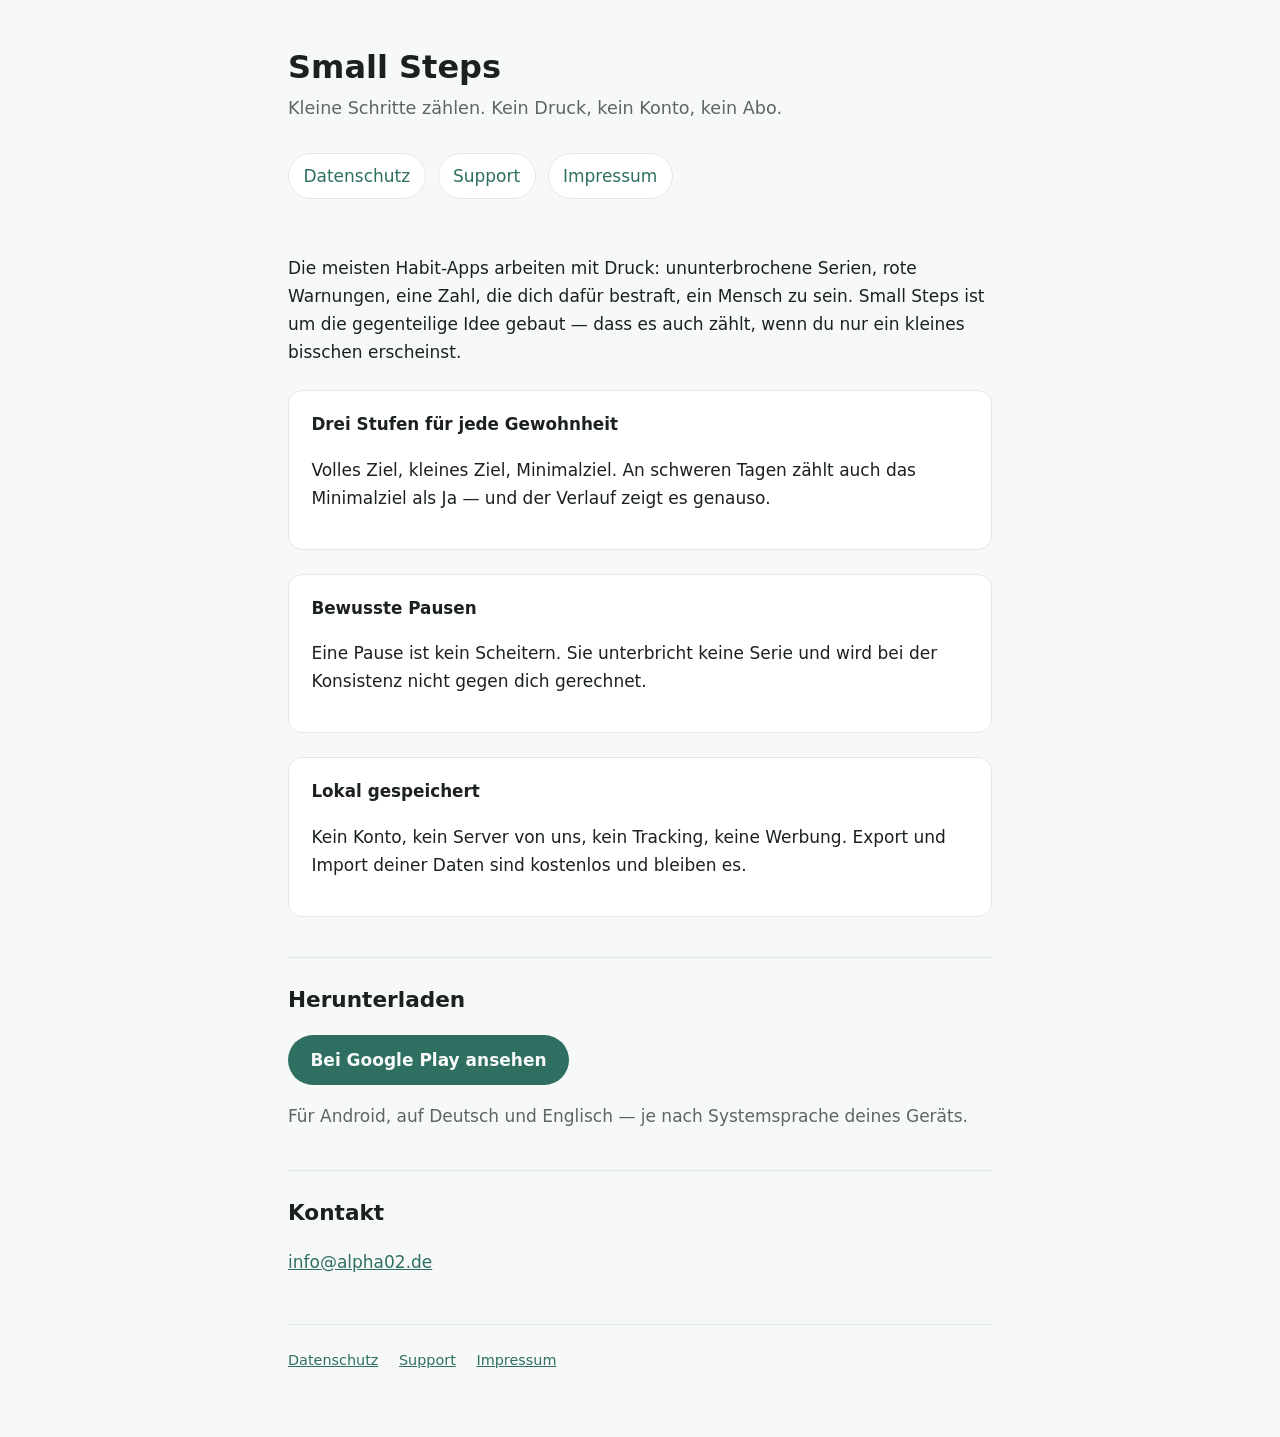
<file: index.html>
<!doctype html>
<html lang="de">
  <head>
    <meta charset="utf-8" />
    <meta name="viewport" content="width=device-width, initial-scale=1" />
    <title>Small Steps – ruhiger Habit-Tracker</title>
    <meta
      name="description"
      content="Small Steps ist ein ruhiger Habit-Tracker: kein Druck, kein Konto, kein Abo."
    />
    <link rel="icon" href="icon.svg" />
    <link rel="stylesheet" href="style.css" />
  </head>
  <body>
    <header>
      <h1>Small Steps</h1>
      <p class="lede">Kleine Schritte zählen. Kein Druck, kein Konto, kein Abo.</p>
      <ul class="nav">
        <li><a href="privacy.html">Datenschutz</a></li>
        <li><a href="support.html">Support</a></li>
        <li><a href="impressum.html">Impressum</a></li>
      </ul>
    </header>

    <main>
      <p>
        Die meisten Habit-Apps arbeiten mit Druck: ununterbrochene Serien, rote Warnungen, eine
        Zahl, die dich dafür bestraft, ein Mensch zu sein. Small Steps ist um die gegenteilige Idee
        gebaut — dass es auch zählt, wenn du nur ein kleines bisschen erscheinst.
      </p>

      <div class="card">
        <h3>Drei Stufen für jede Gewohnheit</h3>
        <p>
          Volles Ziel, kleines Ziel, Minimalziel. An schweren Tagen zählt auch das Minimalziel als
          Ja — und der Verlauf zeigt es genauso.
        </p>
      </div>

      <div class="card">
        <h3>Bewusste Pausen</h3>
        <p>
          Eine Pause ist kein Scheitern. Sie unterbricht keine Serie und wird bei der Konsistenz
          nicht gegen dich gerechnet.
        </p>
      </div>

      <div class="card">
        <h3>Lokal gespeichert</h3>
        <p>
          Kein Konto, kein Server von uns, kein Tracking, keine Werbung. Export und Import deiner
          Daten sind kostenlos und bleiben es.
        </p>
      </div>

      <h2>Herunterladen</h2>
      <p>
        <a
          class="cta"
          href="https://play.google.com/store/apps/details?id=io.github.manuelgutcreate.smallsteps"
          rel="noopener"
          >Bei Google Play ansehen</a
        >
      </p>
      <p class="muted">
        Für Android, auf Deutsch und Englisch — je nach Systemsprache deines Geräts.
      </p>

      <h2>Kontakt</h2>
      <p>
        <a href="mailto:info@alpha02.de">info@alpha02.de</a>
      </p>
    </main>

    <footer>
      <a href="privacy.html">Datenschutz</a>
      <a href="support.html">Support</a>
      <a href="impressum.html">Impressum</a>
    </footer>
  </body>
</html>
</file>
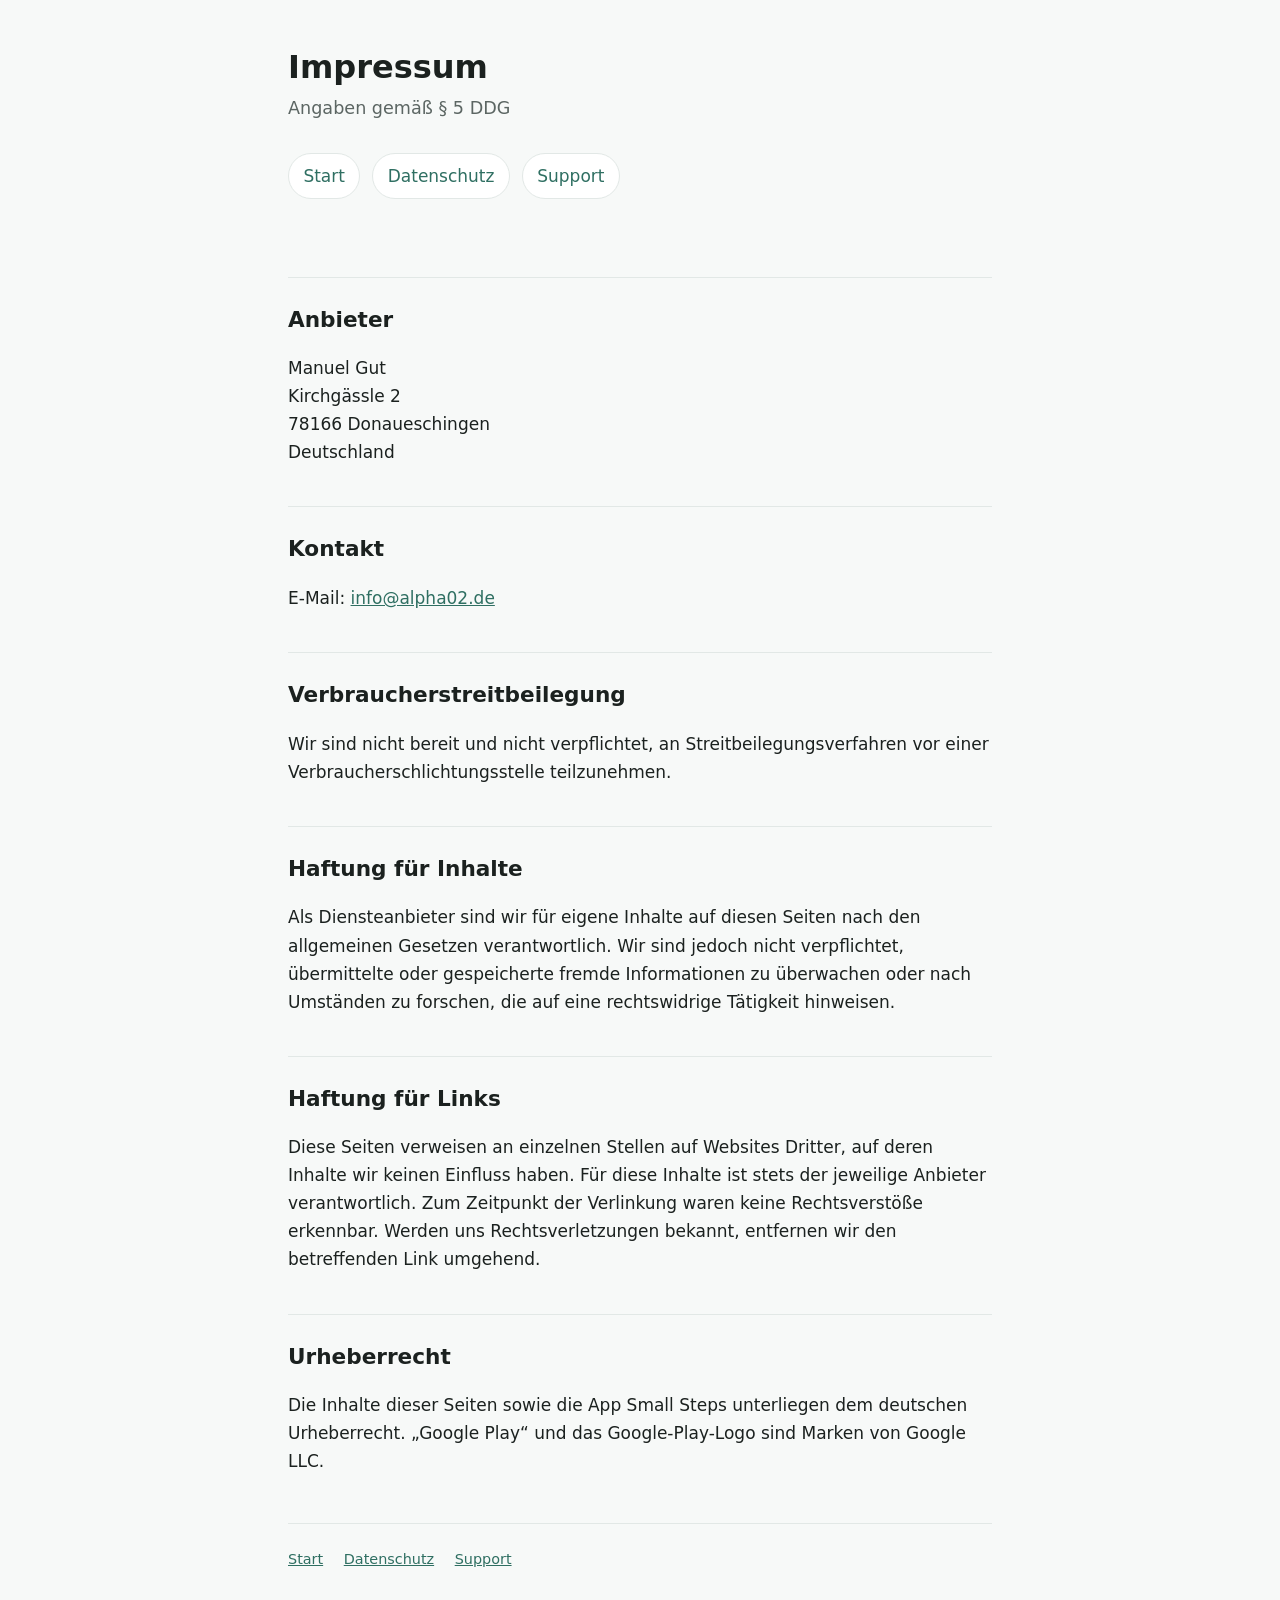
<file: impressum.html>
<!doctype html>
<html lang="de">
  <head>
    <meta charset="utf-8" />
    <meta name="viewport" content="width=device-width, initial-scale=1" />
    <title>Impressum – Small Steps</title>
    <meta name="description" content="Anbieterkennzeichnung für die App Small Steps." />
    <link rel="icon" href="icon.svg" />
    <link rel="stylesheet" href="style.css" />
  </head>
  <body>
    <header>
      <h1>Impressum</h1>
      <p class="lede">Angaben gemäß § 5 DDG</p>
      <ul class="nav">
        <li><a href="index.html">Start</a></li>
        <li><a href="privacy.html">Datenschutz</a></li>
        <li><a href="support.html">Support</a></li>
      </ul>
    </header>

    <main>
      <h2>Anbieter</h2>
      <p>
        Manuel Gut<br />
        Kirchgässle 2<br />
        78166 Donaueschingen<br />
        Deutschland
      </p>

      <h2>Kontakt</h2>
      <p>E-Mail: <a href="mailto:info@alpha02.de">info@alpha02.de</a></p>

      <h2>Verbraucherstreitbeilegung</h2>
      <p>
        Wir sind nicht bereit und nicht verpflichtet, an Streitbeilegungsverfahren vor einer
        Verbraucherschlichtungsstelle teilzunehmen.
      </p>

      <h2>Haftung für Inhalte</h2>
      <p>
        Als Diensteanbieter sind wir für eigene Inhalte auf diesen Seiten nach den allgemeinen
        Gesetzen verantwortlich. Wir sind jedoch nicht verpflichtet, übermittelte oder gespeicherte
        fremde Informationen zu überwachen oder nach Umständen zu forschen, die auf eine
        rechtswidrige Tätigkeit hinweisen.
      </p>

      <h2>Haftung für Links</h2>
      <p>
        Diese Seiten verweisen an einzelnen Stellen auf Websites Dritter, auf deren Inhalte wir
        keinen Einfluss haben. Für diese Inhalte ist stets der jeweilige Anbieter verantwortlich.
        Zum Zeitpunkt der Verlinkung waren keine Rechtsverstöße erkennbar. Werden uns
        Rechtsverletzungen bekannt, entfernen wir den betreffenden Link umgehend.
      </p>

      <h2>Urheberrecht</h2>
      <p>
        Die Inhalte dieser Seiten sowie die App Small Steps unterliegen dem deutschen
        Urheberrecht. „Google Play“ und das Google-Play-Logo sind Marken von Google LLC.
      </p>
    </main>

    <footer>
      <a href="index.html">Start</a>
      <a href="privacy.html">Datenschutz</a>
      <a href="support.html">Support</a>
    </footer>
  </body>
</html>
</file>
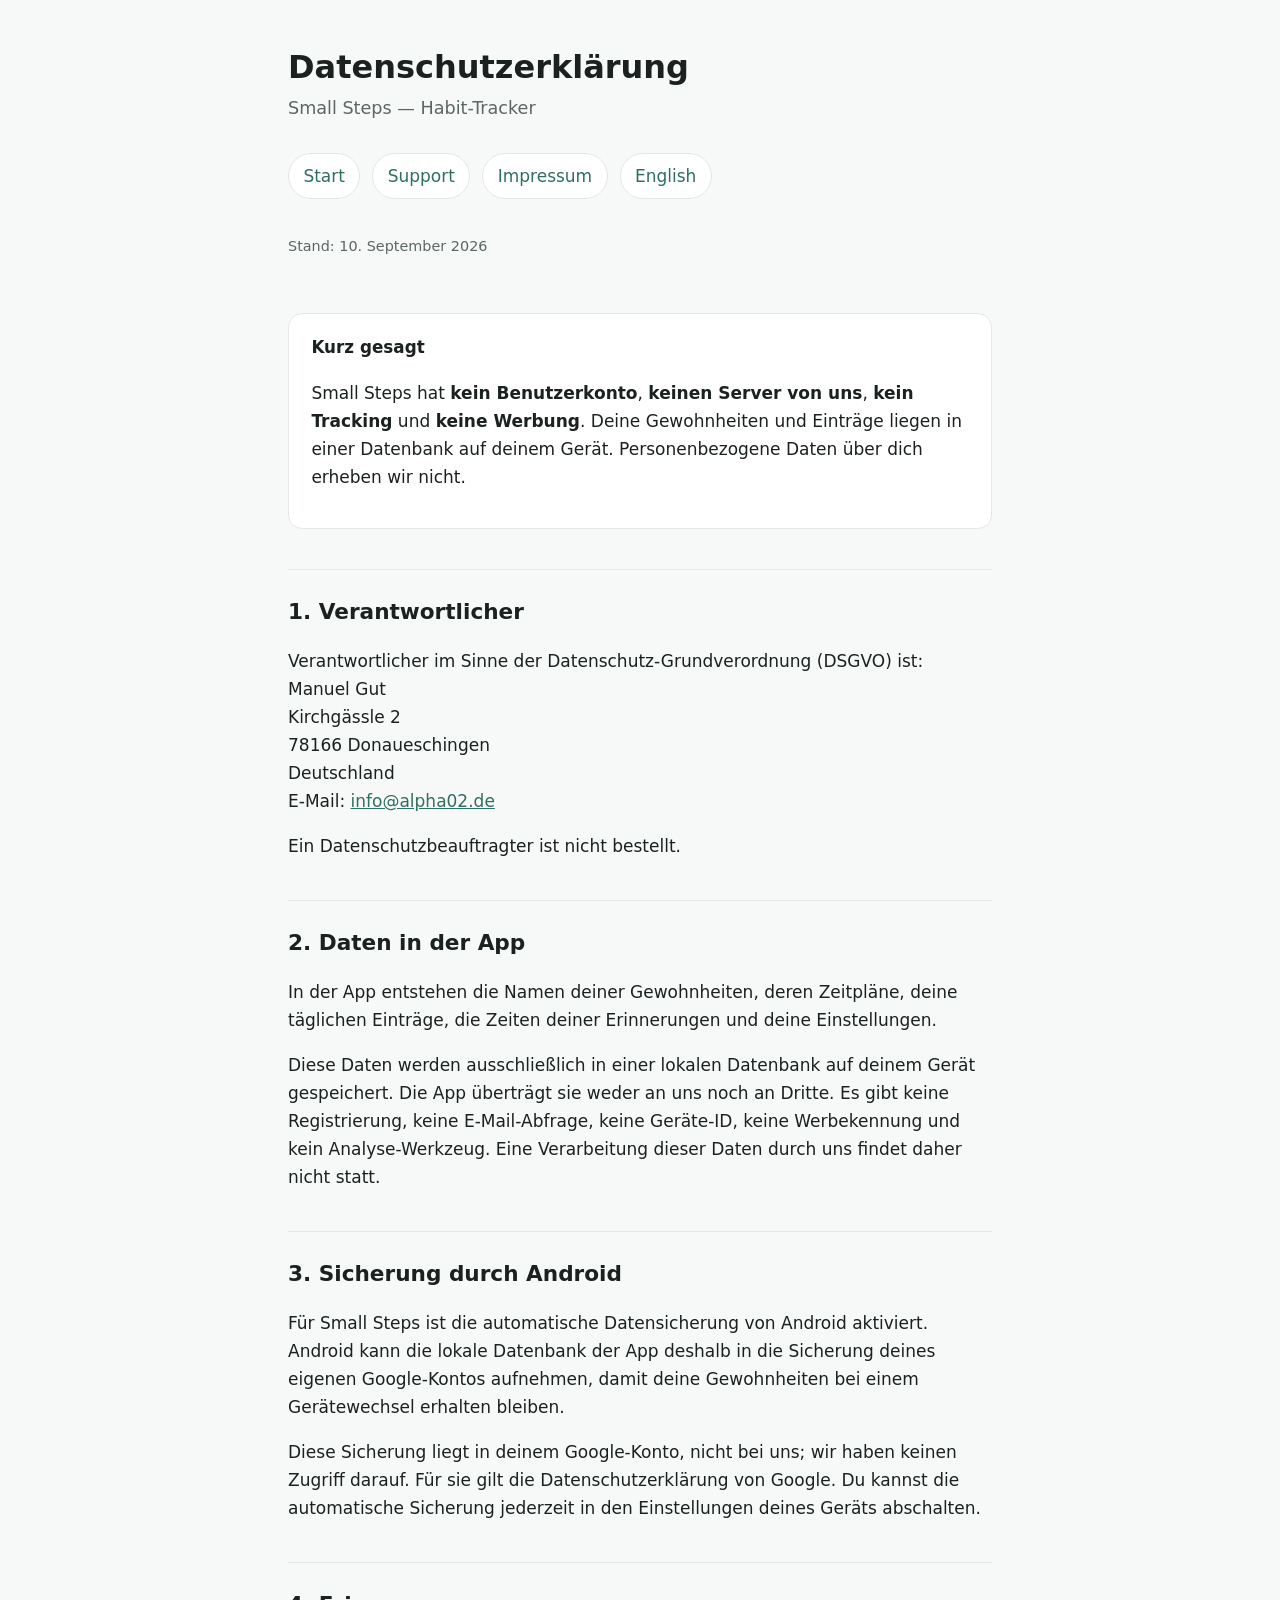
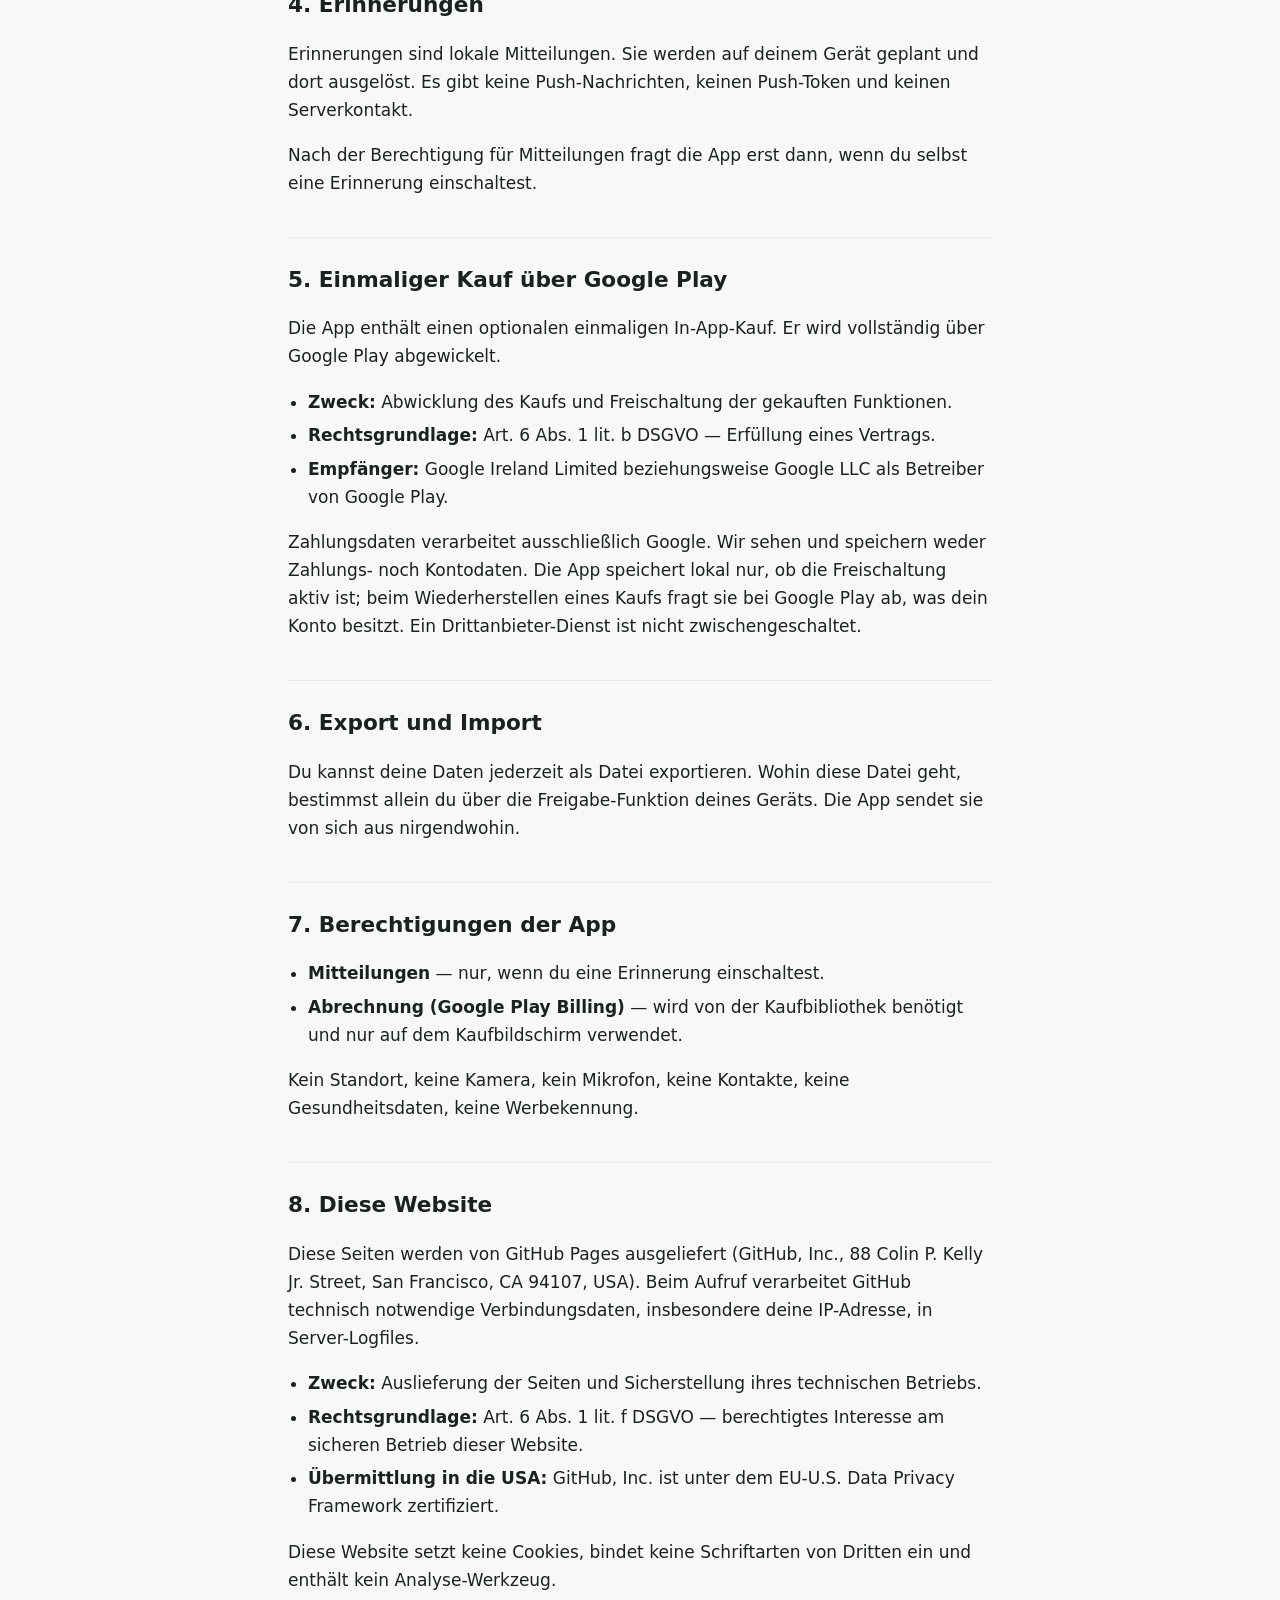
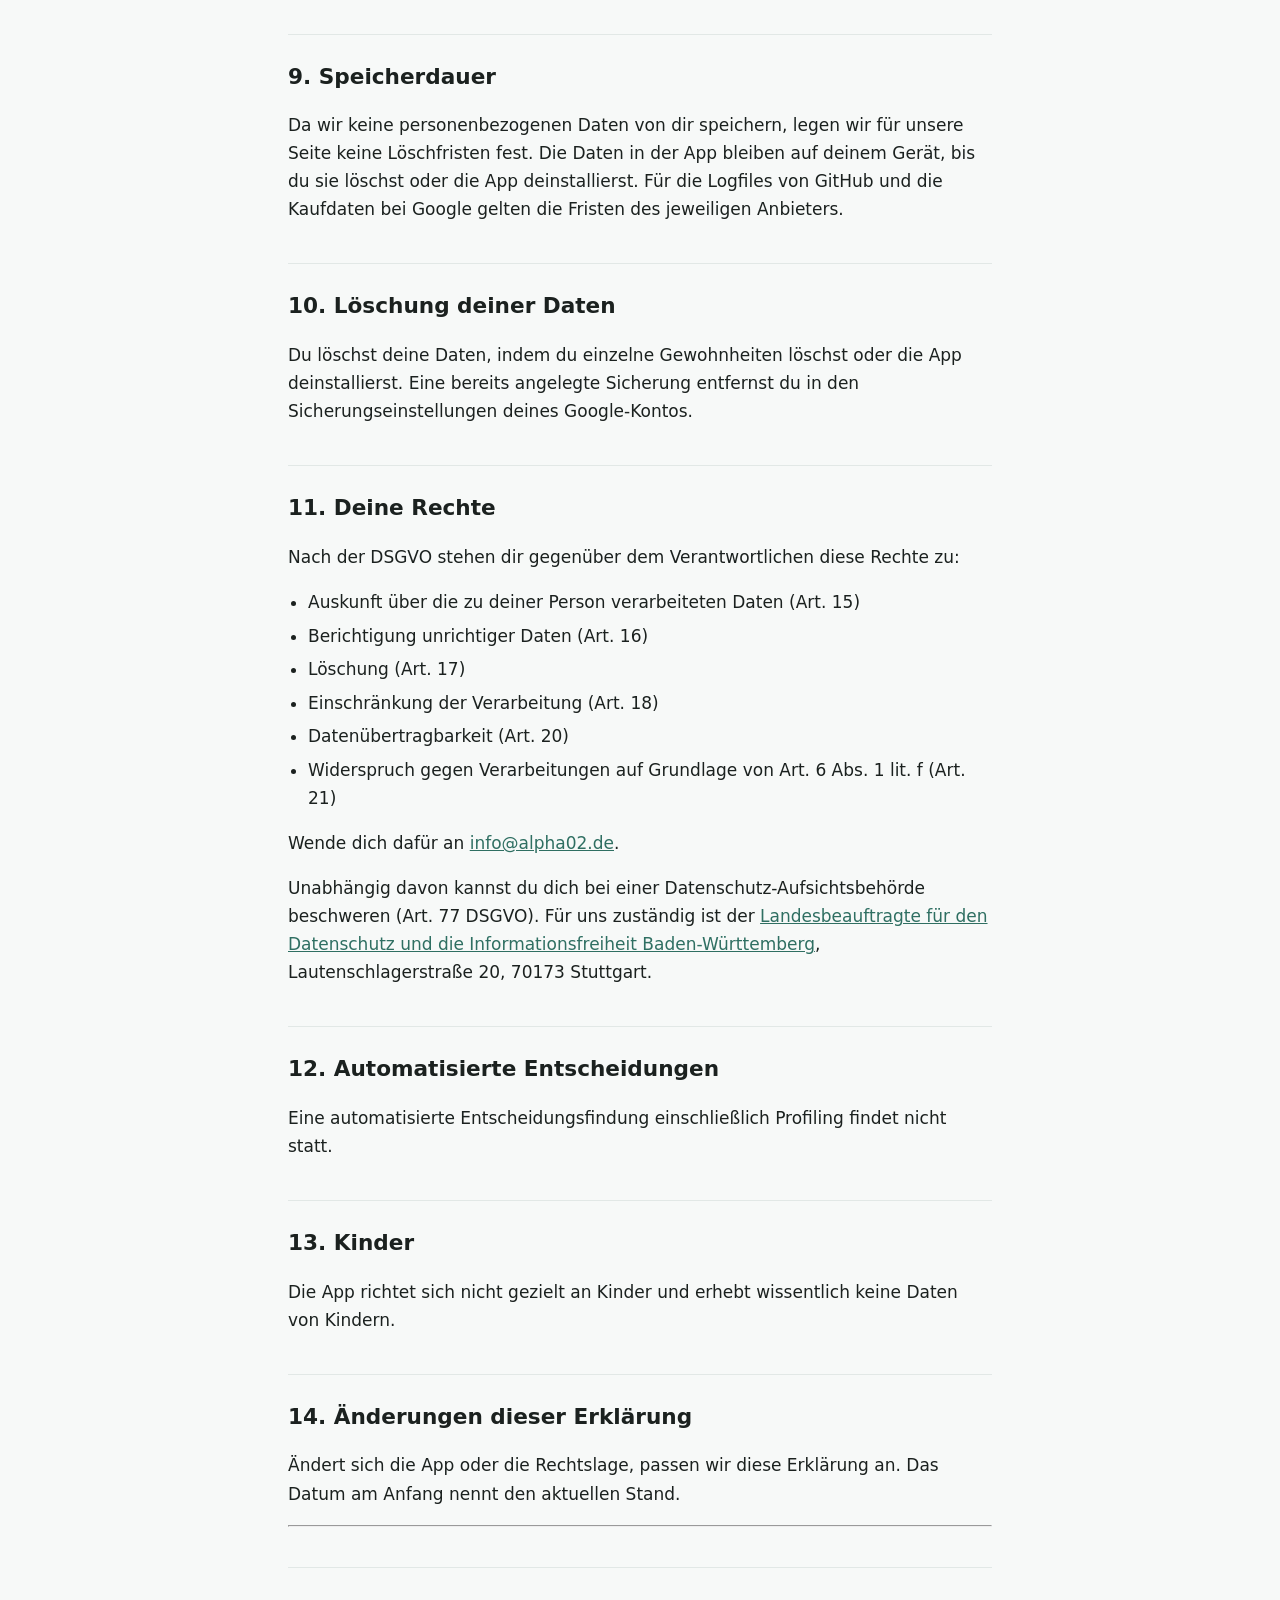
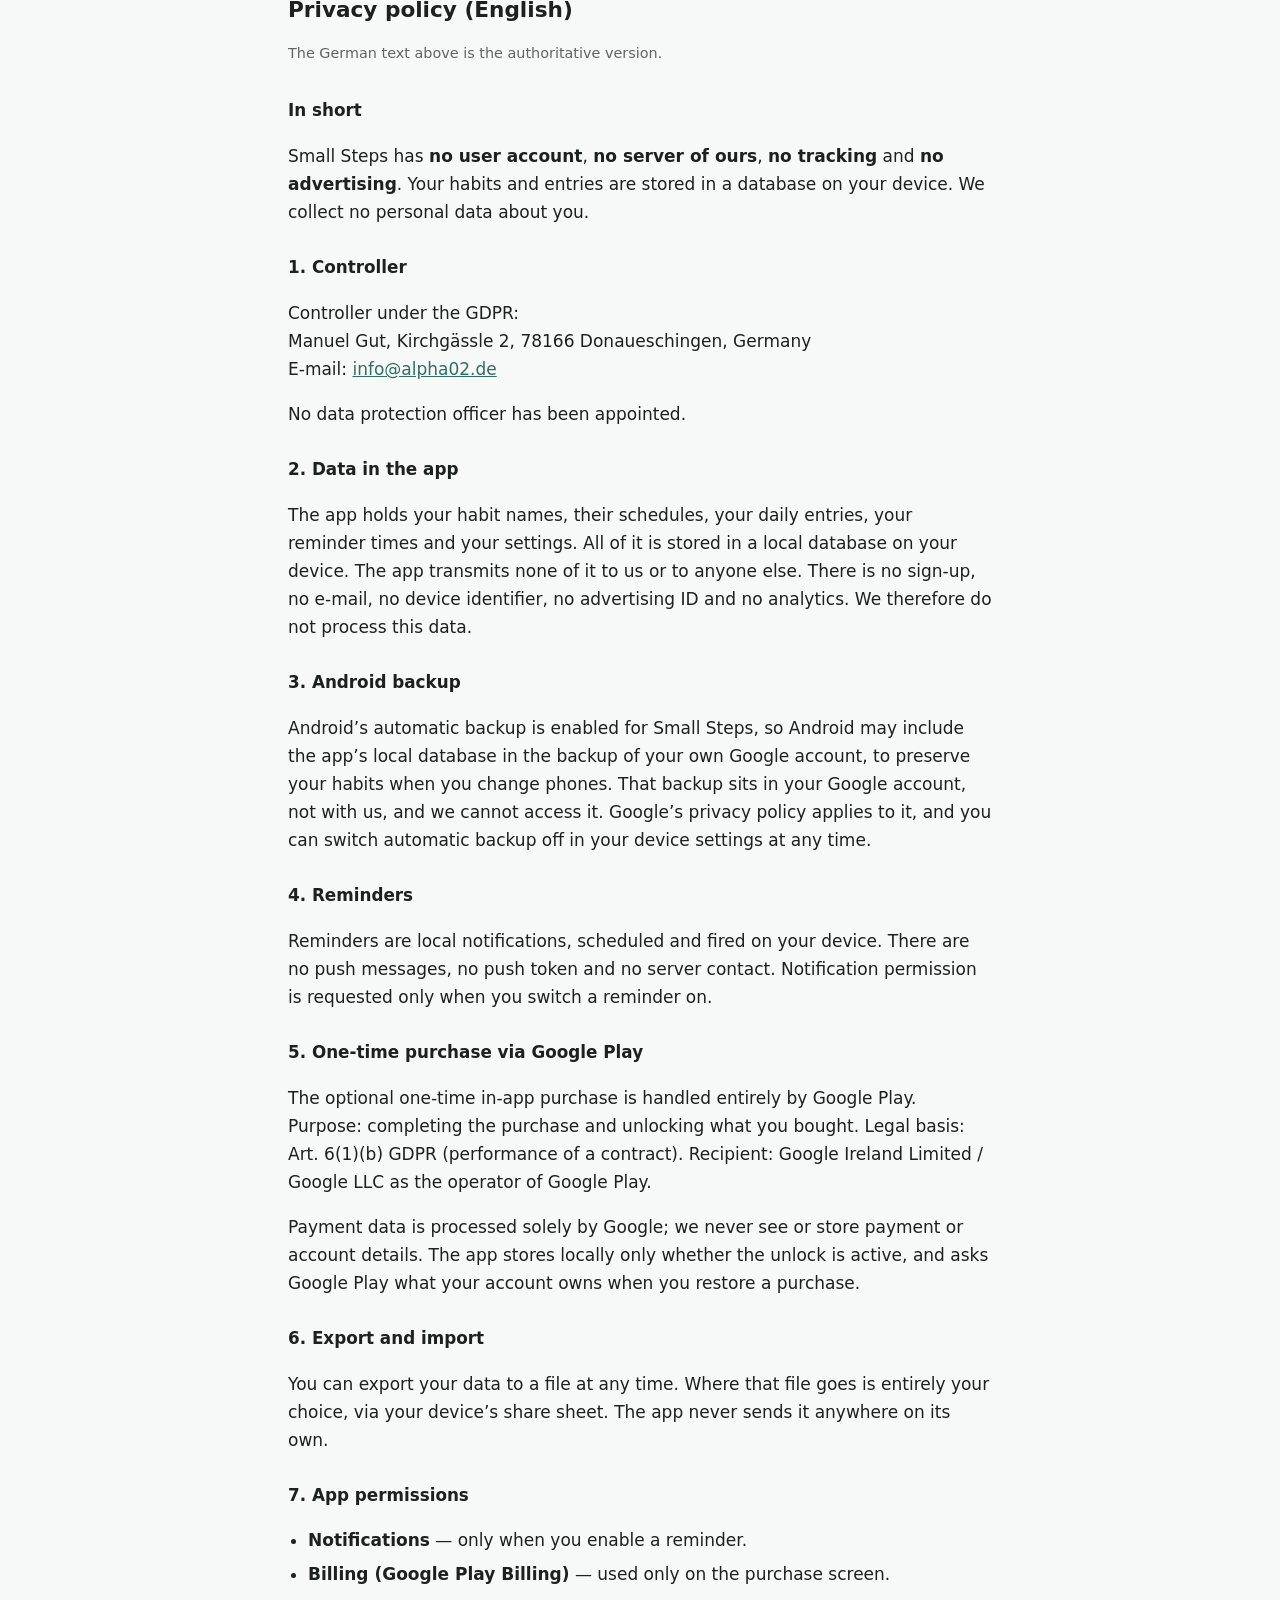
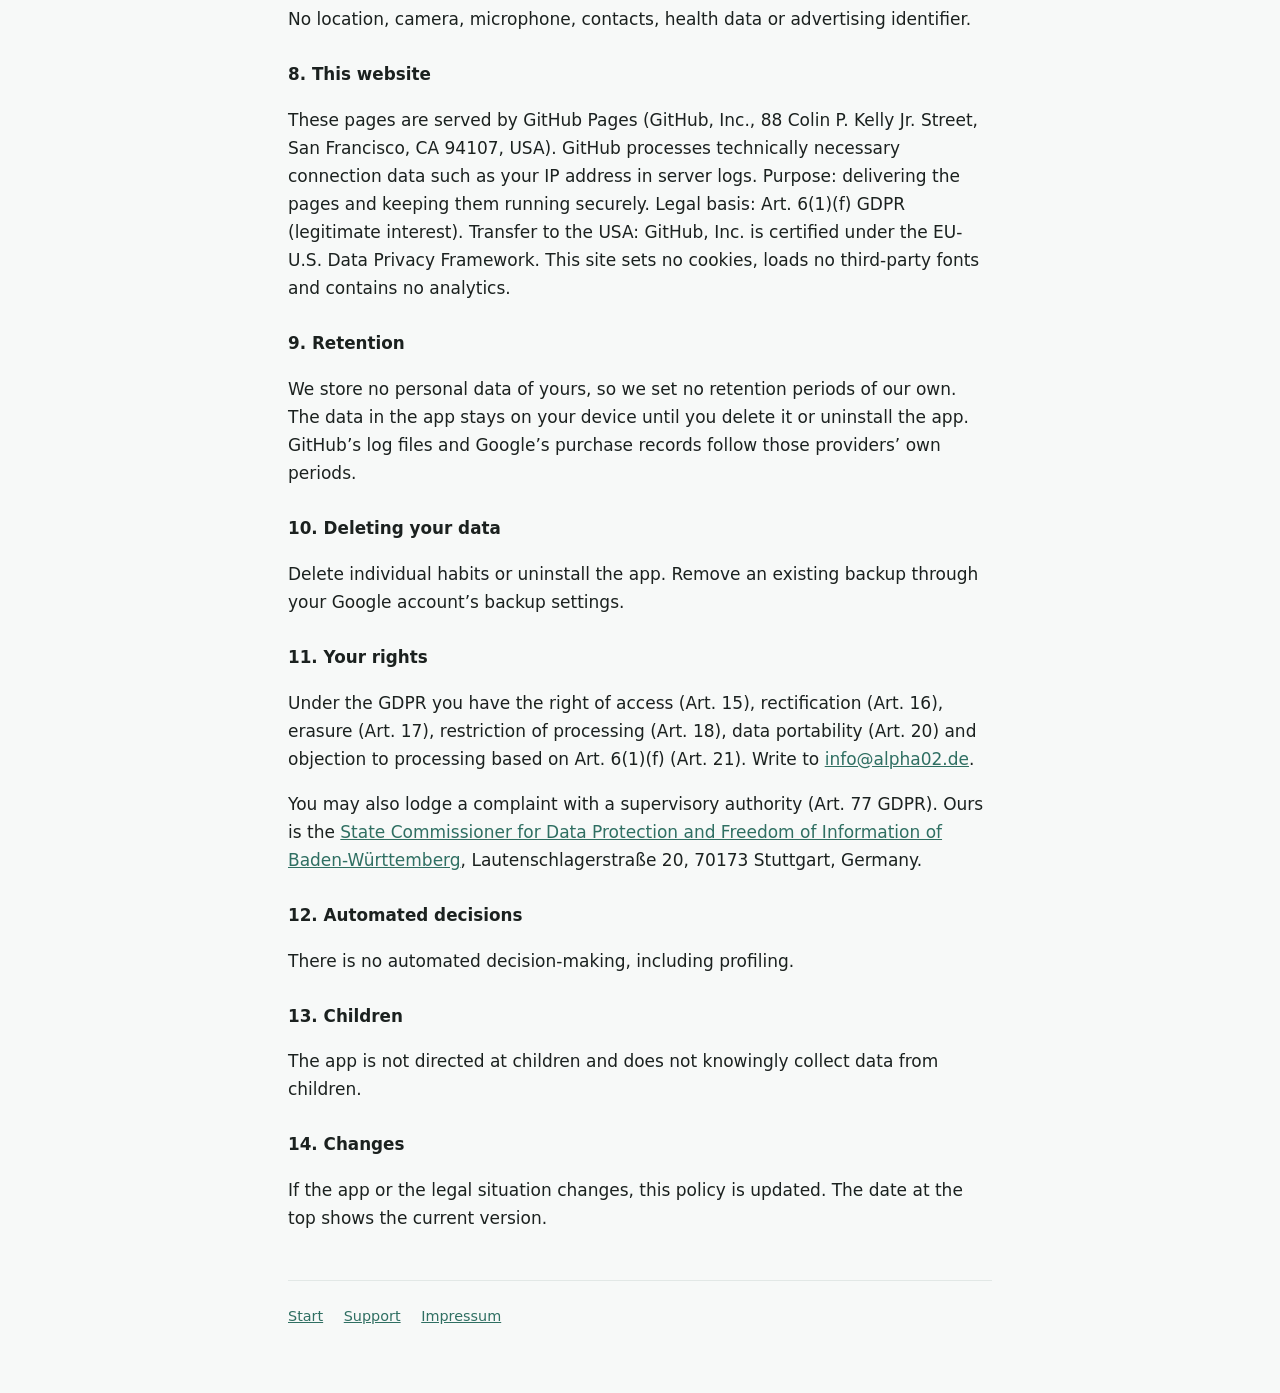
<file: privacy.html>
<!doctype html>
<html lang="de">
  <head>
    <meta charset="utf-8" />
    <meta name="viewport" content="width=device-width, initial-scale=1" />
    <title>Datenschutzerklärung – Small Steps</title>
    <meta
      name="description"
      content="Datenschutzerklärung für die App Small Steps: kein Konto, kein Server, kein Tracking."
    />
    <link rel="icon" href="icon.svg" />
    <link rel="stylesheet" href="style.css" />
  </head>
  <body>
    <header>
      <h1>Datenschutzerklärung</h1>
      <p class="lede">Small Steps — Habit-Tracker</p>
      <ul class="nav">
        <li><a href="index.html">Start</a></li>
        <li><a href="support.html">Support</a></li>
        <li><a href="impressum.html">Impressum</a></li>
        <li><a href="#english">English</a></li>
      </ul>
      <p class="updated">Stand: 10. September 2026</p>
    </header>

    <main>
      <div class="card">
        <h3>Kurz gesagt</h3>
        <p>
          Small Steps hat <strong>kein Benutzerkonto</strong>,
          <strong>keinen Server von uns</strong>, <strong>kein Tracking</strong> und
          <strong>keine Werbung</strong>. Deine Gewohnheiten und Einträge liegen in einer Datenbank
          auf deinem Gerät. Personenbezogene Daten über dich erheben wir nicht.
        </p>
      </div>

      <h2>1. Verantwortlicher</h2>
      <p>
        Verantwortlicher im Sinne der Datenschutz-Grundverordnung (DSGVO) ist:<br />
        Manuel Gut<br />
        Kirchgässle 2<br />
        78166 Donaueschingen<br />
        Deutschland<br />
        E-Mail: <a href="mailto:info@alpha02.de">info@alpha02.de</a>
      </p>
      <p>Ein Datenschutzbeauftragter ist nicht bestellt.</p>

      <h2>2. Daten in der App</h2>
      <p>
        In der App entstehen die Namen deiner Gewohnheiten, deren Zeitpläne, deine täglichen
        Einträge, die Zeiten deiner Erinnerungen und deine Einstellungen.
      </p>
      <p>
        Diese Daten werden ausschließlich in einer lokalen Datenbank auf deinem Gerät gespeichert.
        Die App überträgt sie weder an uns noch an Dritte. Es gibt keine Registrierung, keine
        E-Mail-Abfrage, keine Geräte-ID, keine Werbekennung und kein Analyse-Werkzeug. Eine
        Verarbeitung dieser Daten durch uns findet daher nicht statt.
      </p>

      <h2>3. Sicherung durch Android</h2>
      <p>
        Für Small Steps ist die automatische Datensicherung von Android aktiviert. Android kann die
        lokale Datenbank der App deshalb in die Sicherung deines eigenen Google-Kontos aufnehmen,
        damit deine Gewohnheiten bei einem Gerätewechsel erhalten bleiben.
      </p>
      <p>
        Diese Sicherung liegt in deinem Google-Konto, nicht bei uns; wir haben keinen Zugriff
        darauf. Für sie gilt die Datenschutzerklärung von Google. Du kannst die automatische
        Sicherung jederzeit in den Einstellungen deines Geräts abschalten.
      </p>

      <h2>4. Erinnerungen</h2>
      <p>
        Erinnerungen sind lokale Mitteilungen. Sie werden auf deinem Gerät geplant und dort
        ausgelöst. Es gibt keine Push-Nachrichten, keinen Push-Token und keinen Serverkontakt.
      </p>
      <p>
        Nach der Berechtigung für Mitteilungen fragt die App erst dann, wenn du selbst eine
        Erinnerung einschaltest.
      </p>

      <h2>5. Einmaliger Kauf über Google Play</h2>
      <p>
        Die App enthält einen optionalen einmaligen In-App-Kauf. Er wird vollständig über Google
        Play abgewickelt.
      </p>
      <ul>
        <li><strong>Zweck:</strong> Abwicklung des Kaufs und Freischaltung der gekauften Funktionen.</li>
        <li>
          <strong>Rechtsgrundlage:</strong> Art. 6 Abs. 1 lit. b DSGVO — Erfüllung eines Vertrags.
        </li>
        <li>
          <strong>Empfänger:</strong> Google Ireland Limited beziehungsweise Google LLC als
          Betreiber von Google Play.
        </li>
      </ul>
      <p>
        Zahlungsdaten verarbeitet ausschließlich Google. Wir sehen und speichern weder Zahlungs-
        noch Kontodaten. Die App speichert lokal nur, ob die Freischaltung aktiv ist; beim
        Wiederherstellen eines Kaufs fragt sie bei Google Play ab, was dein Konto besitzt. Ein
        Drittanbieter-Dienst ist nicht zwischengeschaltet.
      </p>

      <h2>6. Export und Import</h2>
      <p>
        Du kannst deine Daten jederzeit als Datei exportieren. Wohin diese Datei geht, bestimmst
        allein du über die Freigabe-Funktion deines Geräts. Die App sendet sie von sich aus
        nirgendwohin.
      </p>

      <h2>7. Berechtigungen der App</h2>
      <ul>
        <li><strong>Mitteilungen</strong> — nur, wenn du eine Erinnerung einschaltest.</li>
        <li>
          <strong>Abrechnung (Google Play Billing)</strong> — wird von der Kaufbibliothek benötigt
          und nur auf dem Kaufbildschirm verwendet.
        </li>
      </ul>
      <p>
        Kein Standort, keine Kamera, kein Mikrofon, keine Kontakte, keine Gesundheitsdaten, keine
        Werbekennung.
      </p>

      <h2>8. Diese Website</h2>
      <p>
        Diese Seiten werden von GitHub Pages ausgeliefert (GitHub, Inc., 88 Colin P. Kelly Jr.
        Street, San Francisco, CA 94107, USA). Beim Aufruf verarbeitet GitHub technisch notwendige
        Verbindungsdaten, insbesondere deine IP-Adresse, in Server-Logfiles.
      </p>
      <ul>
        <li><strong>Zweck:</strong> Auslieferung der Seiten und Sicherstellung ihres technischen Betriebs.</li>
        <li>
          <strong>Rechtsgrundlage:</strong> Art. 6 Abs. 1 lit. f DSGVO — berechtigtes Interesse am
          sicheren Betrieb dieser Website.
        </li>
        <li>
          <strong>Übermittlung in die USA:</strong> GitHub, Inc. ist unter dem EU-U.S. Data Privacy
          Framework zertifiziert.
        </li>
      </ul>
      <p>
        Diese Website setzt keine Cookies, bindet keine Schriftarten von Dritten ein und enthält
        kein Analyse-Werkzeug.
      </p>

      <h2>9. Speicherdauer</h2>
      <p>
        Da wir keine personenbezogenen Daten von dir speichern, legen wir für unsere Seite keine
        Löschfristen fest. Die Daten in der App bleiben auf deinem Gerät, bis du sie löschst oder
        die App deinstallierst. Für die Logfiles von GitHub und die Kaufdaten bei Google gelten die
        Fristen des jeweiligen Anbieters.
      </p>

      <h2>10. Löschung deiner Daten</h2>
      <p>
        Du löschst deine Daten, indem du einzelne Gewohnheiten löschst oder die App
        deinstallierst. Eine bereits angelegte Sicherung entfernst du in den
        Sicherungseinstellungen deines Google-Kontos.
      </p>

      <h2>11. Deine Rechte</h2>
      <p>Nach der DSGVO stehen dir gegenüber dem Verantwortlichen diese Rechte zu:</p>
      <ul>
        <li>Auskunft über die zu deiner Person verarbeiteten Daten (Art. 15)</li>
        <li>Berichtigung unrichtiger Daten (Art. 16)</li>
        <li>Löschung (Art. 17)</li>
        <li>Einschränkung der Verarbeitung (Art. 18)</li>
        <li>Datenübertragbarkeit (Art. 20)</li>
        <li>Widerspruch gegen Verarbeitungen auf Grundlage von Art. 6 Abs. 1 lit. f (Art. 21)</li>
      </ul>
      <p>
        Wende dich dafür an <a href="mailto:info@alpha02.de">info@alpha02.de</a>.
      </p>
      <p>
        Unabhängig davon kannst du dich bei einer Datenschutz-Aufsichtsbehörde beschweren
        (Art. 77 DSGVO). Für uns zuständig ist der
        <a href="https://www.baden-wuerttemberg.datenschutz.de/" rel="noopener">
          Landesbeauftragte für den Datenschutz und die Informationsfreiheit Baden-Württemberg</a>,
        Lautenschlagerstraße 20, 70173 Stuttgart.
      </p>

      <h2>12. Automatisierte Entscheidungen</h2>
      <p>
        Eine automatisierte Entscheidungsfindung einschließlich Profiling findet nicht statt.
      </p>

      <h2>13. Kinder</h2>
      <p>
        Die App richtet sich nicht gezielt an Kinder und erhebt wissentlich keine Daten von
        Kindern.
      </p>

      <h2>14. Änderungen dieser Erklärung</h2>
      <p>
        Ändert sich die App oder die Rechtslage, passen wir diese Erklärung an. Das Datum am Anfang
        nennt den aktuellen Stand.
      </p>

      <hr />

      <section lang="en">
        <h2 id="english">Privacy policy (English)</h2>
        <p class="lang-note">The German text above is the authoritative version.</p>

        <h3>In short</h3>
        <p>
          Small Steps has <strong>no user account</strong>, <strong>no server of ours</strong>,
          <strong>no tracking</strong> and <strong>no advertising</strong>. Your habits and entries
          are stored in a database on your device. We collect no personal data about you.
        </p>

        <h3>1. Controller</h3>
        <p>
          Controller under the GDPR:<br />
          Manuel Gut, Kirchgässle 2, 78166 Donaueschingen, Germany<br />
          E-mail: <a href="mailto:info@alpha02.de">info@alpha02.de</a>
        </p>
        <p>No data protection officer has been appointed.</p>

        <h3>2. Data in the app</h3>
        <p>
          The app holds your habit names, their schedules, your daily entries, your reminder times
          and your settings. All of it is stored in a local database on your device. The app
          transmits none of it to us or to anyone else. There is no sign-up, no e-mail, no device
          identifier, no advertising ID and no analytics. We therefore do not process this data.
        </p>

        <h3>3. Android backup</h3>
        <p>
          Android’s automatic backup is enabled for Small Steps, so Android may include the app’s
          local database in the backup of your own Google account, to preserve your habits when you
          change phones. That backup sits in your Google account, not with us, and we cannot access
          it. Google’s privacy policy applies to it, and you can switch automatic backup off in
          your device settings at any time.
        </p>

        <h3>4. Reminders</h3>
        <p>
          Reminders are local notifications, scheduled and fired on your device. There are no push
          messages, no push token and no server contact. Notification permission is requested only
          when you switch a reminder on.
        </p>

        <h3>5. One-time purchase via Google Play</h3>
        <p>
          The optional one-time in-app purchase is handled entirely by Google Play. Purpose:
          completing the purchase and unlocking what you bought. Legal basis: Art. 6(1)(b) GDPR
          (performance of a contract). Recipient: Google Ireland Limited / Google LLC as the
          operator of Google Play.
        </p>
        <p>
          Payment data is processed solely by Google; we never see or store payment or account
          details. The app stores locally only whether the unlock is active, and asks Google Play
          what your account owns when you restore a purchase.
        </p>

        <h3>6. Export and import</h3>
        <p>
          You can export your data to a file at any time. Where that file goes is entirely your
          choice, via your device’s share sheet. The app never sends it anywhere on its own.
        </p>

        <h3>7. App permissions</h3>
        <ul>
          <li><strong>Notifications</strong> — only when you enable a reminder.</li>
          <li><strong>Billing (Google Play Billing)</strong> — used only on the purchase screen.</li>
        </ul>
        <p>
          No location, camera, microphone, contacts, health data or advertising identifier.
        </p>

        <h3>8. This website</h3>
        <p>
          These pages are served by GitHub Pages (GitHub, Inc., 88 Colin P. Kelly Jr. Street, San
          Francisco, CA 94107, USA). GitHub processes technically necessary connection data such as
          your IP address in server logs. Purpose: delivering the pages and keeping them running
          securely. Legal basis: Art. 6(1)(f) GDPR (legitimate interest). Transfer to the USA:
          GitHub, Inc. is certified under the EU-U.S. Data Privacy Framework. This site sets no
          cookies, loads no third-party fonts and contains no analytics.
        </p>

        <h3>9. Retention</h3>
        <p>
          We store no personal data of yours, so we set no retention periods of our own. The data
          in the app stays on your device until you delete it or uninstall the app. GitHub’s log
          files and Google’s purchase records follow those providers’ own periods.
        </p>

        <h3>10. Deleting your data</h3>
        <p>
          Delete individual habits or uninstall the app. Remove an existing backup through your
          Google account’s backup settings.
        </p>

        <h3>11. Your rights</h3>
        <p>
          Under the GDPR you have the right of access (Art. 15), rectification (Art. 16), erasure
          (Art. 17), restriction of processing (Art. 18), data portability (Art. 20) and objection
          to processing based on Art. 6(1)(f) (Art. 21). Write to
          <a href="mailto:info@alpha02.de">info@alpha02.de</a>.
        </p>
        <p>
          You may also lodge a complaint with a supervisory authority (Art. 77 GDPR). Ours is the
          <a href="https://www.baden-wuerttemberg.datenschutz.de/" rel="noopener">
            State Commissioner for Data Protection and Freedom of Information of
            Baden-Württemberg</a>, Lautenschlagerstraße 20, 70173 Stuttgart, Germany.
        </p>

        <h3>12. Automated decisions</h3>
        <p>There is no automated decision-making, including profiling.</p>

        <h3>13. Children</h3>
        <p>
          The app is not directed at children and does not knowingly collect data from children.
        </p>

        <h3>14. Changes</h3>
        <p>
          If the app or the legal situation changes, this policy is updated. The date at the top
          shows the current version.
        </p>
      </section>
    </main>

    <footer>
      <a href="index.html">Start</a>
      <a href="support.html">Support</a>
      <a href="impressum.html">Impressum</a>
    </footer>
  </body>
</html>
</file>
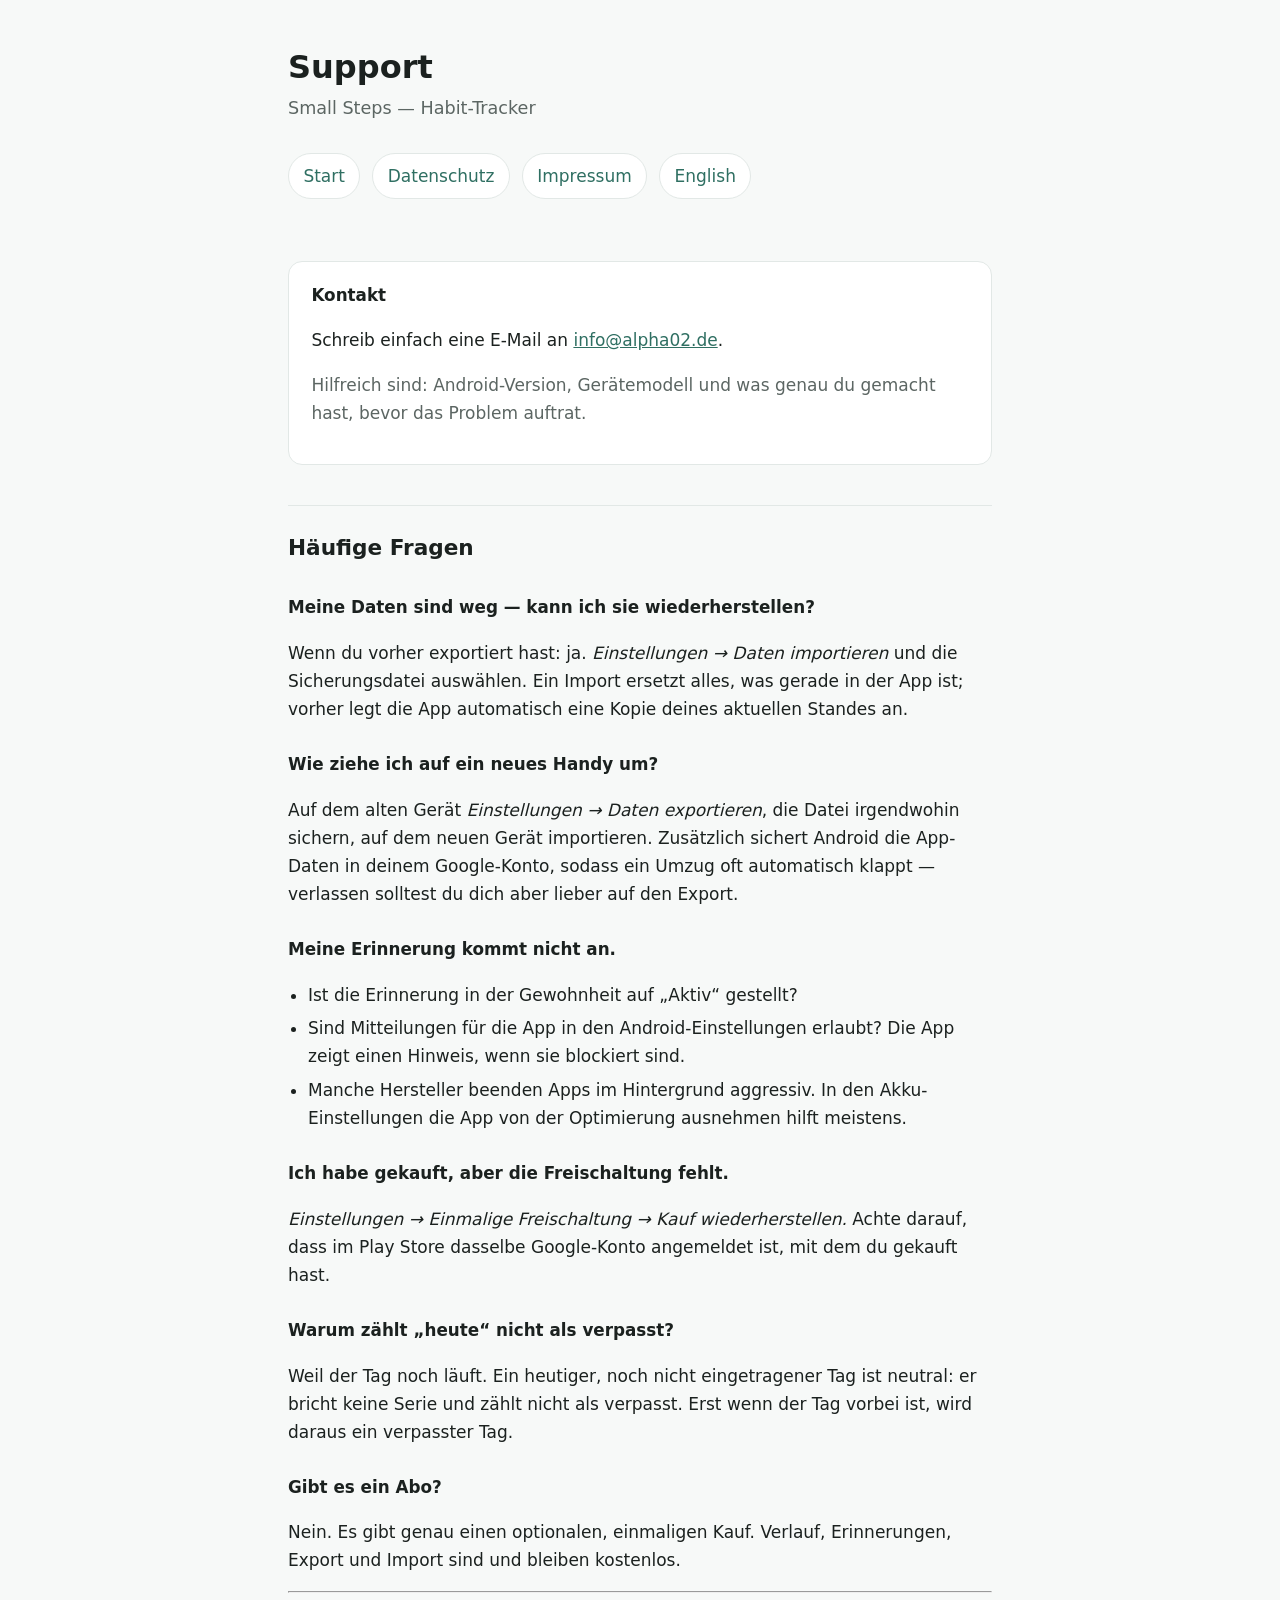
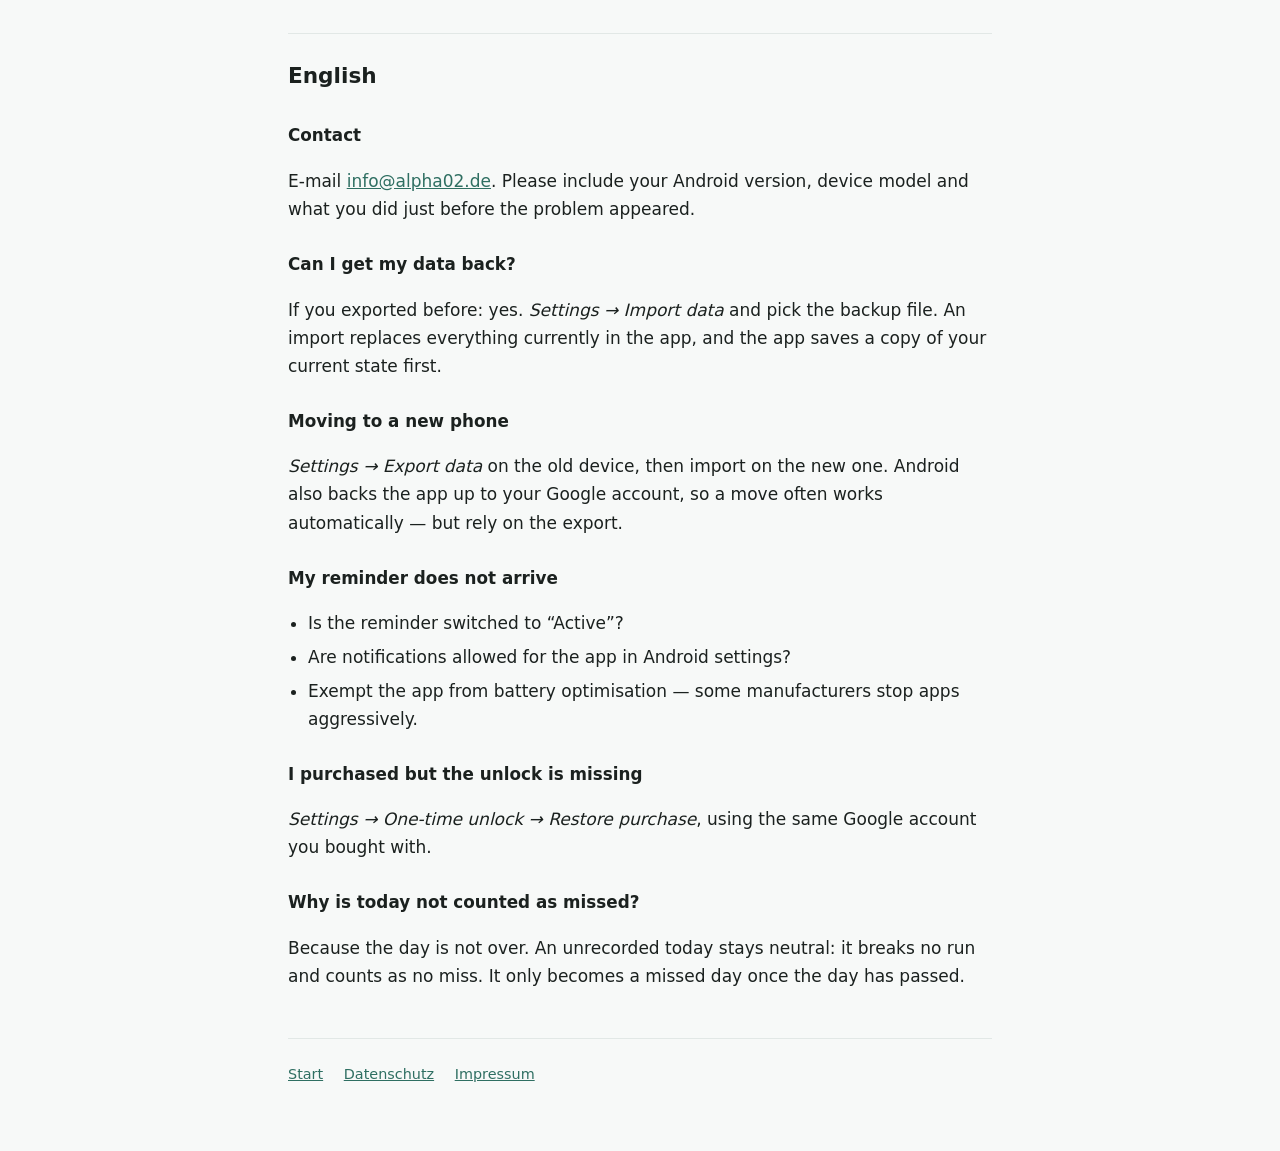
<file: support.html>
<!doctype html>
<html lang="de">
  <head>
    <meta charset="utf-8" />
    <meta name="viewport" content="width=device-width, initial-scale=1" />
    <meta name="robots" content="noindex, nofollow" />
    <title>Support – Small Steps</title>
    <meta name="description" content="Hilfe und Kontakt für die App Small Steps." />
    <link rel="icon" href="icon.svg" />
    <link rel="stylesheet" href="style.css" />
  </head>
  <body>
    <header>
      <h1>Support</h1>
      <p class="lede">Small Steps — Habit-Tracker</p>
      <ul class="nav">
        <li><a href="index.html">Start</a></li>
        <li><a href="privacy.html">Datenschutz</a></li>
        <li><a href="impressum.html">Impressum</a></li>
        <li><a href="#english">English</a></li>
      </ul>
    </header>

    <main>
      <div class="card">
        <h3>Kontakt</h3>
        <p>
          Schreib einfach eine E-Mail an
          <a href="mailto:info@alpha02.de">info@alpha02.de</a>.
        </p>
        <p class="muted">
          Hilfreich sind: Android-Version, Gerätemodell und was genau du gemacht hast, bevor das
          Problem auftrat.
        </p>
      </div>

      <h2>Häufige Fragen</h2>

      <h3>Meine Daten sind weg — kann ich sie wiederherstellen?</h3>
      <p>
        Wenn du vorher exportiert hast: ja. <em>Einstellungen → Daten importieren</em> und die
        Sicherungsdatei auswählen. Ein Import ersetzt alles, was gerade in der App ist; vorher legt
        die App automatisch eine Kopie deines aktuellen Standes an.
      </p>

      <h3>Wie ziehe ich auf ein neues Handy um?</h3>
      <p>
        Auf dem alten Gerät <em>Einstellungen → Daten exportieren</em>, die Datei irgendwohin
        sichern, auf dem neuen Gerät importieren. Zusätzlich sichert Android die App-Daten in
        deinem Google-Konto, sodass ein Umzug oft automatisch klappt — verlassen solltest du dich
        aber lieber auf den Export.
      </p>

      <h3>Meine Erinnerung kommt nicht an.</h3>
      <ul>
        <li>Ist die Erinnerung in der Gewohnheit auf „Aktiv“ gestellt?</li>
        <li>
          Sind Mitteilungen für die App in den Android-Einstellungen erlaubt? Die App zeigt einen
          Hinweis, wenn sie blockiert sind.
        </li>
        <li>
          Manche Hersteller beenden Apps im Hintergrund aggressiv. In den Akku-Einstellungen die
          App von der Optimierung ausnehmen hilft meistens.
        </li>
      </ul>

      <h3>Ich habe gekauft, aber die Freischaltung fehlt.</h3>
      <p>
        <em>Einstellungen → Einmalige Freischaltung → Kauf wiederherstellen.</em> Achte darauf,
        dass im Play Store dasselbe Google-Konto angemeldet ist, mit dem du gekauft hast.
      </p>

      <h3>Warum zählt „heute“ nicht als verpasst?</h3>
      <p>
        Weil der Tag noch läuft. Ein heutiger, noch nicht eingetragener Tag ist neutral: er bricht
        keine Serie und zählt nicht als verpasst. Erst wenn der Tag vorbei ist, wird daraus ein
        verpasster Tag.
      </p>

      <h3>Gibt es ein Abo?</h3>
      <p>
        Nein. Es gibt genau einen optionalen, einmaligen Kauf. Verlauf, Erinnerungen, Export und
        Import sind und bleiben kostenlos.
      </p>

      <hr />

      <h2 id="english">English</h2>

      <h3>Contact</h3>
      <p>
        E-mail <a href="mailto:info@alpha02.de">info@alpha02.de</a>. Please
        include your Android version, device model and what you did just before the problem
        appeared.
      </p>

      <h3>Can I get my data back?</h3>
      <p>
        If you exported before: yes. <em>Settings → Import data</em> and pick the backup file. An
        import replaces everything currently in the app, and the app saves a copy of your current
        state first.
      </p>

      <h3>Moving to a new phone</h3>
      <p>
        <em>Settings → Export data</em> on the old device, then import on the new one. Android also
        backs the app up to your Google account, so a move often works automatically — but rely on
        the export.
      </p>

      <h3>My reminder does not arrive</h3>
      <ul>
        <li>Is the reminder switched to “Active”?</li>
        <li>Are notifications allowed for the app in Android settings?</li>
        <li>Exempt the app from battery optimisation — some manufacturers stop apps aggressively.</li>
      </ul>

      <h3>I purchased but the unlock is missing</h3>
      <p>
        <em>Settings → One-time unlock → Restore purchase</em>, using the same Google account you
        bought with.
      </p>

      <h3>Why is today not counted as missed?</h3>
      <p>
        Because the day is not over. An unrecorded today stays neutral: it breaks no run and counts
        as no miss. It only becomes a missed day once the day has passed.
      </p>
    </main>

    <footer>
      <a href="index.html">Start</a>
      <a href="privacy.html">Datenschutz</a>
      <a href="impressum.html">Impressum</a>
    </footer>
  </body>
</html>
</file>
<file: style.css>
/*
 * Small Steps — static site for the Play Store's required pages.
 *
 * Deliberately one small stylesheet, no fonts, no scripts, no trackers.
 * A privacy policy that loaded third-party resources would undercut its own
 * content, so everything here is self-contained.
 */

:root {
  --bg: #f7f9f8;
  --surface: #ffffff;
  --text: #1b211f;
  --muted: #5c6663;
  --accent: #2f6f62;
  --border: #e2e8e6;
}

@media (prefers-color-scheme: dark) {
  :root {
    --bg: #141817;
    --surface: #1e2422;
    --text: #e8edeb;
    --muted: #9aa5a1;
    --accent: #7fbfae;
    --border: #2c3432;
  }
}

* {
  box-sizing: border-box;
}

body {
  margin: 0;
  padding: 0 1.25rem 4rem;
  background: var(--bg);
  color: var(--text);
  font-family: system-ui, -apple-system, "Segoe UI", Roboto, sans-serif;
  font-size: 17px;
  line-height: 1.65;
  -webkit-text-size-adjust: 100%;
}

main,
header,
footer {
  max-width: 44rem;
  margin: 0 auto;
}

header {
  padding: 3rem 0 1rem;
}

h1 {
  font-size: 2rem;
  line-height: 1.2;
  margin: 0 0 0.5rem;
}

h2 {
  font-size: 1.35rem;
  margin: 2.5rem 0 0.75rem;
  padding-top: 1.5rem;
  border-top: 1px solid var(--border);
}

h3 {
  font-size: 1.05rem;
  margin: 1.75rem 0 0.5rem;
}

.lede {
  font-size: 1.1rem;
  color: var(--muted);
  margin: 0 0 1.5rem;
}

a {
  color: var(--accent);
}

a:focus-visible,
button:focus-visible {
  outline: 3px solid var(--accent);
  outline-offset: 2px;
}

.nav {
  display: flex;
  flex-wrap: wrap;
  gap: 0.75rem;
  padding: 0 0 1rem;
  margin: 0;
  list-style: none;
}

.nav a {
  display: inline-block;
  padding: 0.5rem 0.9rem;
  border: 1px solid var(--border);
  border-radius: 999px;
  background: var(--surface);
  text-decoration: none;
}

.card {
  background: var(--surface);
  border: 1px solid var(--border);
  border-radius: 14px;
  padding: 1.25rem 1.4rem;
  margin: 1.5rem 0;
}

.card h3 {
  margin-top: 0;
}

.muted {
  color: var(--muted);
}

.updated {
  color: var(--muted);
  font-size: 0.9rem;
}

/*
 * The one action the landing page asks for. Deliberately a plain link with a
 * button's weight rather than a Google Play badge image: the badge would be a
 * third-party asset on a page whose whole argument is that it loads none.
 */
.cta {
  display: inline-block;
  padding: 0.7rem 1.4rem;
  border-radius: 999px;
  background: var(--accent);
  color: var(--bg);
  font-weight: 600;
  text-decoration: none;
}

.cta:hover {
  filter: brightness(1.08);
}

ul {
  padding-left: 1.25rem;
}

li {
  margin: 0.35rem 0;
}

code {
  background: var(--surface);
  border: 1px solid var(--border);
  border-radius: 5px;
  padding: 0.1rem 0.35rem;
  font-size: 0.9em;
}

footer {
  margin-top: 3rem;
  padding-top: 1.5rem;
  border-top: 1px solid var(--border);
  color: var(--muted);
  font-size: 0.9rem;
}

footer a {
  margin-right: 1rem;
}

.lang-note {
  font-size: 0.9rem;
  color: var(--muted);
  margin-bottom: 2rem;
}
</file>
